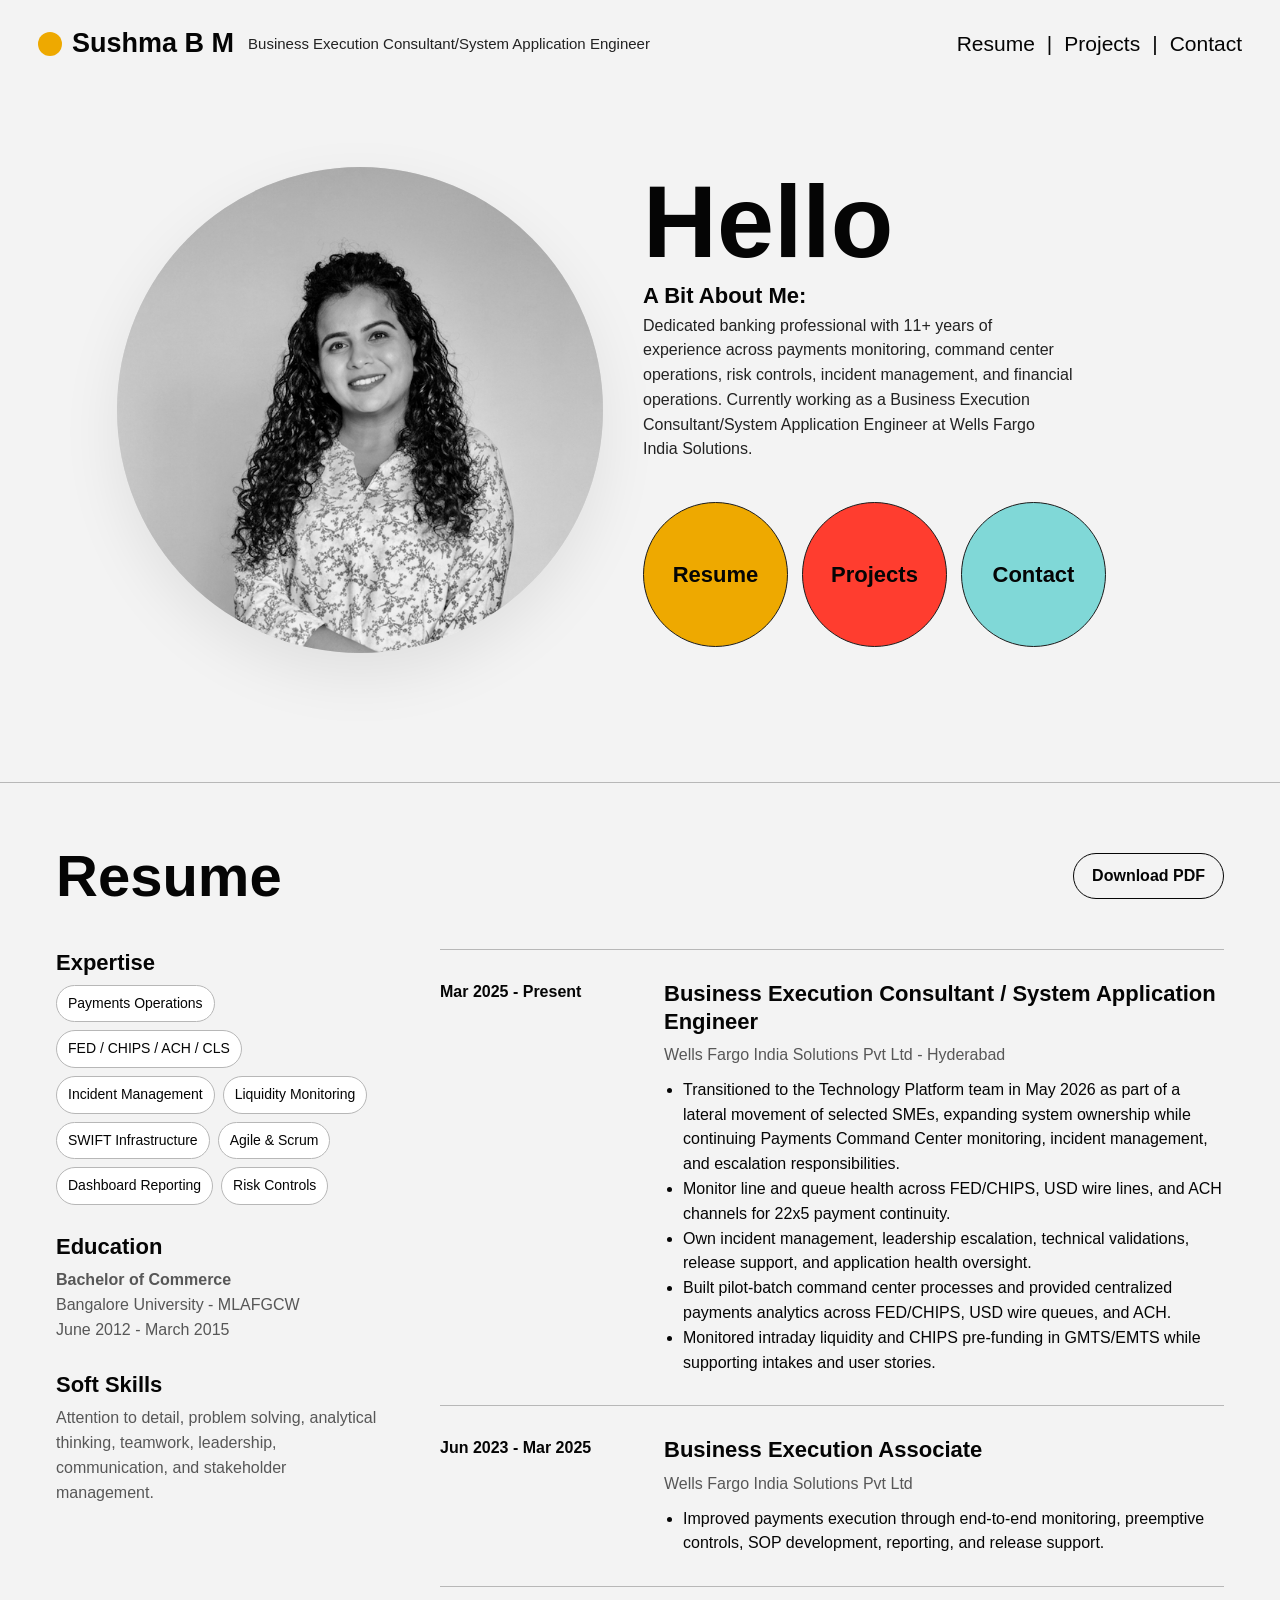
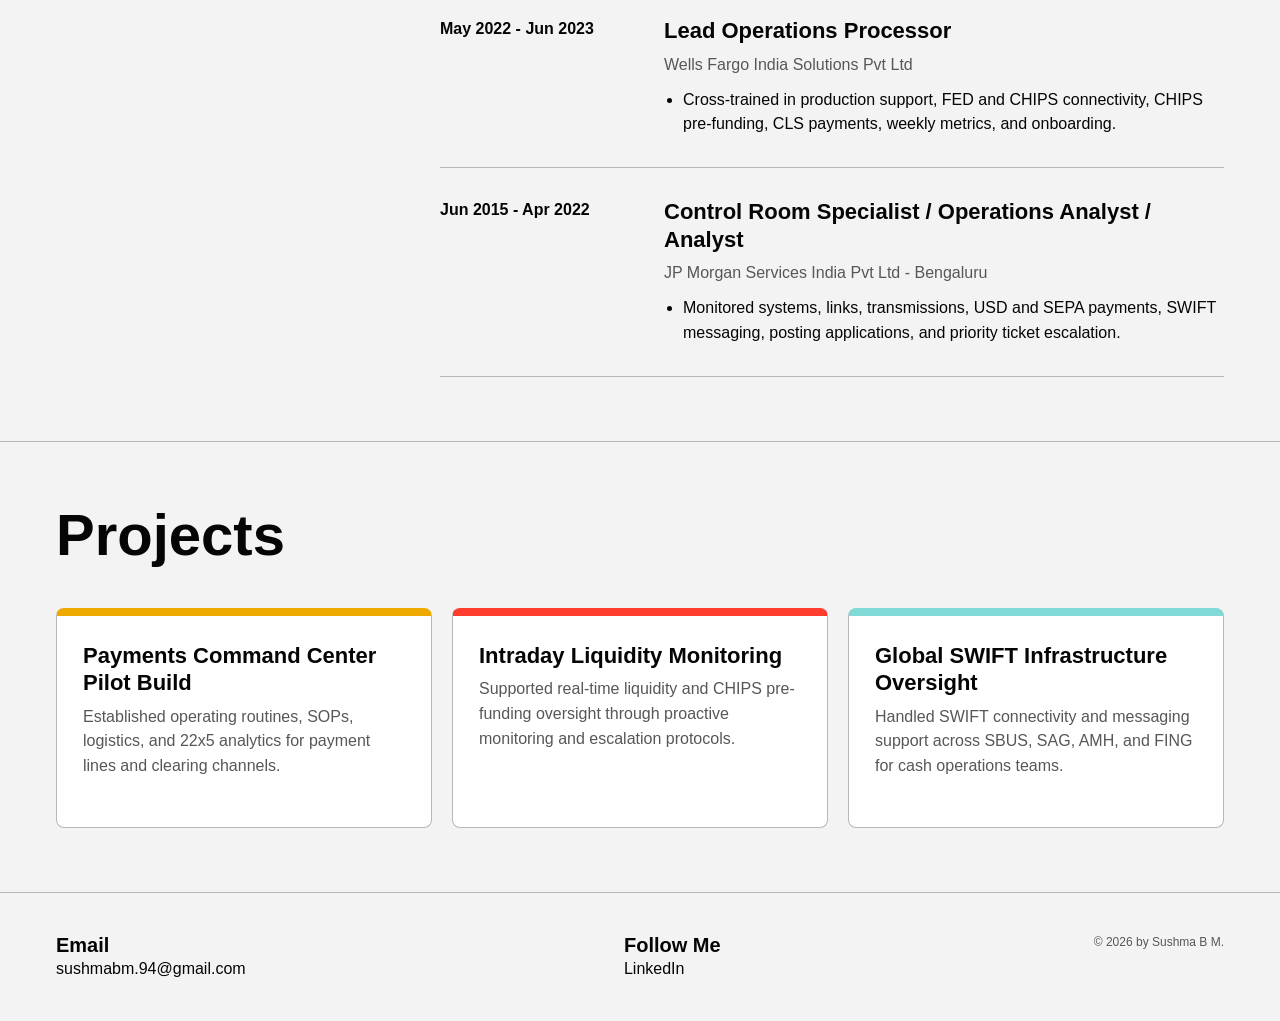
<file: index.html>
<!doctype html>
<html lang="en">
<head>
  <meta charset="utf-8">
  <meta name="viewport" content="width=device-width, initial-scale=1">
  <title>Sushma B M | Resume</title>
  <meta name="description" content="Resume website for Sushma B M, banking and payments professional.">
  <link rel="stylesheet" href="styles.css">
</head>
<body>
  <header class="site-header">
    <a class="brand" href="#home" aria-label="Sushma B M home">
      <span class="brand-dot"></span>
      <span class="brand-name">Sushma B M</span>
      <span class="brand-role">Business Execution Consultant/System Application Engineer</span>
    </a>
    <nav class="top-nav" aria-label="Primary navigation">
      <a href="#resume">Resume</a>
      <span aria-hidden="true">|</span>
      <a href="#projects">Projects</a>
      <span aria-hidden="true">|</span>
      <a href="#contact">Contact</a>
    </nav>
  </header>

  <main id="home">
    <section class="hero" aria-labelledby="intro-title">
      <div class="portrait-wrap">
        <img src="_SUS7834.jpg" alt="Portrait of Sushma B M" class="portrait">
      </div>

      <div class="intro">
        <h1 id="intro-title">Hello</h1>
        <h2>A Bit About Me:</h2>
        <p>
          Dedicated banking professional with 11+ years of experience across payments monitoring,
          command center operations, risk controls, incident management, and financial operations.
          Currently working as a Business Execution Consultant/System Application Engineer at Wells Fargo India Solutions.
        </p>
        <div class="hero-actions" aria-label="Resume website sections">
          <a class="action-circle action-resume" href="#resume">Resume</a>
          <a class="action-circle action-projects" href="#projects">Projects</a>
          <a class="action-circle action-contact" href="#contact">Contact</a>
        </div>
      </div>
    </section>

    <section class="section resume-section" id="resume" aria-labelledby="resume-title">
      <div class="section-heading">
        <h2 id="resume-title">Resume</h2>
        <a href="assets/sushma%20resume.pdf" class="download-link" download="sushma resume.pdf">Download PDF</a>
      </div>

      <div class="resume-layout">
        <aside class="resume-aside" aria-label="Professional highlights">
          <div>
            <h3>Expertise</h3>
            <ul class="tag-list">
              <li>Payments Operations</li>
              <li>FED / CHIPS / ACH / CLS</li>
              <li>Incident Management</li>
              <li>Liquidity Monitoring</li>
              <li>SWIFT Infrastructure</li>
              <li>Agile & Scrum</li>
              <li>Dashboard Reporting</li>
              <li>Risk Controls</li>
            </ul>
          </div>
          <div>
            <h3>Education</h3>
            <p><strong>Bachelor of Commerce</strong><br>Bangalore University - MLAFGCW<br>June 2012 - March 2015</p>
          </div>
          <div>
            <h3>Soft Skills</h3>
            <p>Attention to detail, problem solving, analytical thinking, teamwork, leadership, communication, and stakeholder management.</p>
          </div>
        </aside>

        <div class="timeline">
          <article class="role">
            <div class="role-time">Mar 2025 - Present</div>
            <div>
              <h3>Business Execution Consultant / System Application Engineer</h3>
              <p class="company">Wells Fargo India Solutions Pvt Ltd - Hyderabad</p>
              <ul>
                <li>Transitioned to the Technology Platform team in May 2026 as part of a lateral movement of selected SMEs, expanding system ownership while continuing Payments Command Center monitoring, incident management, and escalation responsibilities.</li>
                <li>Monitor line and queue health across FED/CHIPS, USD wire lines, and ACH channels for 22x5 payment continuity.</li>
                <li>Own incident management, leadership escalation, technical validations, release support, and application health oversight.</li>
                <li>Built pilot-batch command center processes and provided centralized payments analytics across FED/CHIPS, USD wire queues, and ACH.</li>
                <li>Monitored intraday liquidity and CHIPS pre-funding in GMTS/EMTS while supporting intakes and user stories.</li>
              </ul>
            </div>
          </article>

          <article class="role">
            <div class="role-time">Jun 2023 - Mar 2025</div>
            <div>
              <h3>Business Execution Associate</h3>
              <p class="company">Wells Fargo India Solutions Pvt Ltd</p>
              <ul>
                <li>Improved payments execution through end-to-end monitoring, preemptive controls, SOP development, reporting, and release support.</li>
              </ul>
            </div>
          </article>

          <article class="role">
            <div class="role-time">May 2022 - Jun 2023</div>
            <div>
              <h3>Lead Operations Processor</h3>
              <p class="company">Wells Fargo India Solutions Pvt Ltd</p>
              <ul>
                <li>Cross-trained in production support, FED and CHIPS connectivity, CHIPS pre-funding, CLS payments, weekly metrics, and onboarding.</li>
              </ul>
            </div>
          </article>

          <article class="role">
            <div class="role-time">Jun 2015 - Apr 2022</div>
            <div>
              <h3>Control Room Specialist / Operations Analyst / Analyst</h3>
              <p class="company">JP Morgan Services India Pvt Ltd - Bengaluru</p>
              <ul>
                <li>Monitored systems, links, transmissions, USD and SEPA payments, SWIFT messaging, posting applications, and priority ticket escalation.</li>
              </ul>
            </div>
          </article>
        </div>
      </div>
    </section>

    <section class="section projects-section" id="projects" aria-labelledby="projects-title">
      <h2 id="projects-title">Projects</h2>
      <div class="project-grid">
        <article class="project">
          <h3>Payments Command Center Pilot Build</h3>
          <p>Established operating routines, SOPs, logistics, and 22x5 analytics for payment lines and clearing channels.</p>
        </article>
        <article class="project">
          <h3>Intraday Liquidity Monitoring</h3>
          <p>Supported real-time liquidity and CHIPS pre-funding oversight through proactive monitoring and escalation protocols.</p>
        </article>
        <article class="project">
          <h3>Global SWIFT Infrastructure Oversight</h3>
          <p>Handled SWIFT connectivity and messaging support across SBUS, SAG, AMH, and FING for cash operations teams.</p>
        </article>
      </div>
    </section>
  </main>

  <footer class="footer" id="contact">
    <div>
      <strong>Email</strong>
      <a href="mailto:sushmabm.94@gmail.com">sushmabm.94@gmail.com</a>
    </div>
    <div>
      <strong>Follow Me</strong>
      <a href="https://linkedin.com/in/sushma-b-m-722b47188" target="_blank" rel="noreferrer">LinkedIn</a>
    </div>
    <p class="copyright">© 2026 by Sushma B M.</p>
  </footer>
</body>
</html>
</file>
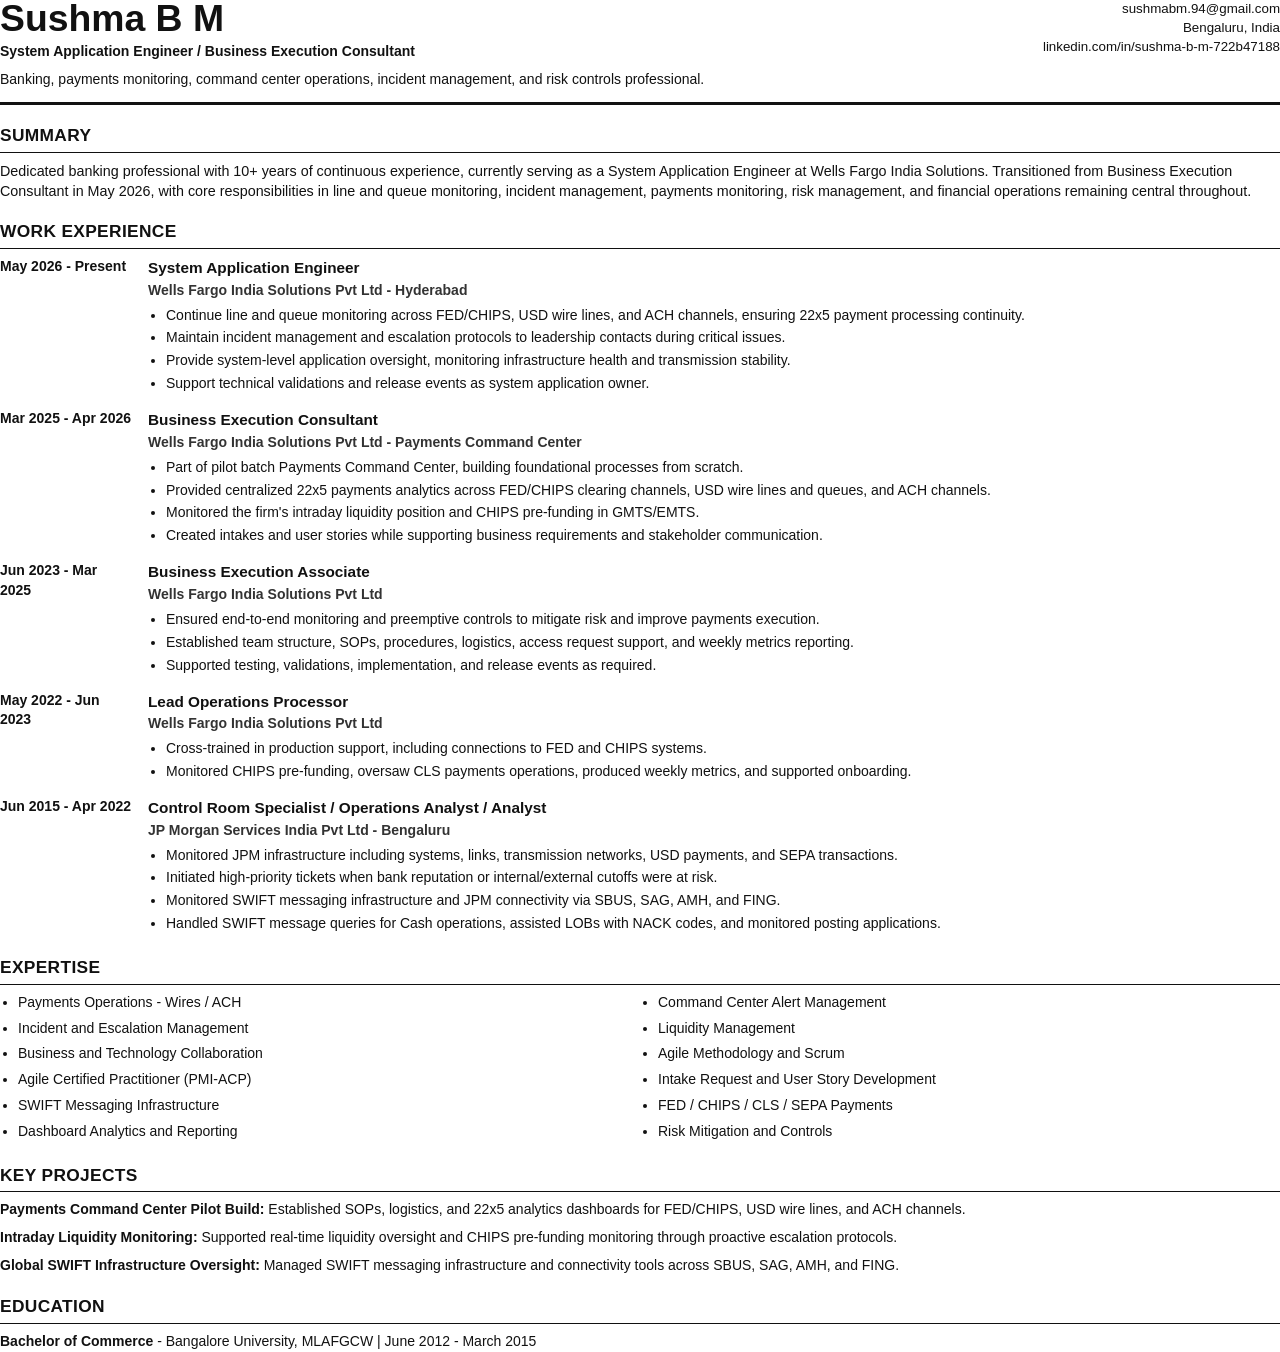
<file: resume-print.html>
<!doctype html>
<html lang="en">
<head>
  <meta charset="utf-8">
  <title>Sushma B M Resume</title>
  <style>
    @page {
      size: A4;
      margin: 18mm;
    }

    body {
      margin: 0;
      color: #111;
      font-family: Arial, Helvetica, sans-serif;
      font-size: 10.5pt;
      line-height: 1.42;
    }

    h1,
    h2,
    h3,
    p {
      margin: 0;
    }

    h1 {
      font-size: 28pt;
      line-height: 1;
      margin-bottom: 5px;
    }

    h2 {
      border-bottom: 1px solid #111;
      font-size: 13pt;
      letter-spacing: 0.02em;
      margin: 18px 0 8px;
      padding-bottom: 4px;
      text-transform: uppercase;
    }

    h3 {
      font-size: 11.5pt;
      margin-bottom: 2px;
    }

    ul {
      margin: 5px 0 0;
      padding-left: 18px;
    }

    li {
      margin-bottom: 3px;
    }

    .header {
      display: flex;
      justify-content: space-between;
      gap: 24px;
      border-bottom: 3px solid #111;
      padding-bottom: 12px;
    }

    .title {
      font-weight: 700;
      margin-bottom: 8px;
    }

    .contact {
      min-width: 210px;
      text-align: right;
      font-size: 10pt;
    }

    .summary {
      font-size: 10.75pt;
    }

    .role {
      display: grid;
      grid-template-columns: 132px 1fr;
      gap: 16px;
      margin-bottom: 12px;
      page-break-inside: avoid;
    }

    .period {
      font-weight: 700;
    }

    .company {
      color: #333;
      font-weight: 700;
      margin-bottom: 3px;
    }

    .skills {
      display: grid;
      grid-template-columns: repeat(2, 1fr);
      gap: 3px 18px;
      margin: 0;
      padding-left: 18px;
    }

    .projects {
      display: grid;
      gap: 8px;
    }
  </style>
</head>
<body>
  <header class="header">
    <div>
      <h1>Sushma B M</h1>
      <p class="title">System Application Engineer / Business Execution Consultant</p>
      <p>Banking, payments monitoring, command center operations, incident management, and risk controls professional.</p>
    </div>
    <div class="contact">
      <p>sushmabm.94@gmail.com</p>
      <p>Bengaluru, India</p>
      <p>linkedin.com/in/sushma-b-m-722b47188</p>
    </div>
  </header>

  <section>
    <h2>Summary</h2>
    <p class="summary">
      Dedicated banking professional with 10+ years of continuous experience, currently serving as a System Application Engineer at Wells Fargo India Solutions. Transitioned from Business Execution Consultant in May 2026, with core responsibilities in line and queue monitoring, incident management, payments monitoring, risk management, and financial operations remaining central throughout.
    </p>
  </section>

  <section>
    <h2>Work Experience</h2>
    <article class="role">
      <div class="period">May 2026 - Present</div>
      <div>
        <h3>System Application Engineer</h3>
        <p class="company">Wells Fargo India Solutions Pvt Ltd - Hyderabad</p>
        <ul>
          <li>Continue line and queue monitoring across FED/CHIPS, USD wire lines, and ACH channels, ensuring 22x5 payment processing continuity.</li>
          <li>Maintain incident management and escalation protocols to leadership contacts during critical issues.</li>
          <li>Provide system-level application oversight, monitoring infrastructure health and transmission stability.</li>
          <li>Support technical validations and release events as system application owner.</li>
        </ul>
      </div>
    </article>

    <article class="role">
      <div class="period">Mar 2025 - Apr 2026</div>
      <div>
        <h3>Business Execution Consultant</h3>
        <p class="company">Wells Fargo India Solutions Pvt Ltd - Payments Command Center</p>
        <ul>
          <li>Part of pilot batch Payments Command Center, building foundational processes from scratch.</li>
          <li>Provided centralized 22x5 payments analytics across FED/CHIPS clearing channels, USD wire lines and queues, and ACH channels.</li>
          <li>Monitored the firm's intraday liquidity position and CHIPS pre-funding in GMTS/EMTS.</li>
          <li>Created intakes and user stories while supporting business requirements and stakeholder communication.</li>
        </ul>
      </div>
    </article>

    <article class="role">
      <div class="period">Jun 2023 - Mar 2025</div>
      <div>
        <h3>Business Execution Associate</h3>
        <p class="company">Wells Fargo India Solutions Pvt Ltd</p>
        <ul>
          <li>Ensured end-to-end monitoring and preemptive controls to mitigate risk and improve payments execution.</li>
          <li>Established team structure, SOPs, procedures, logistics, access request support, and weekly metrics reporting.</li>
          <li>Supported testing, validations, implementation, and release events as required.</li>
        </ul>
      </div>
    </article>

    <article class="role">
      <div class="period">May 2022 - Jun 2023</div>
      <div>
        <h3>Lead Operations Processor</h3>
        <p class="company">Wells Fargo India Solutions Pvt Ltd</p>
        <ul>
          <li>Cross-trained in production support, including connections to FED and CHIPS systems.</li>
          <li>Monitored CHIPS pre-funding, oversaw CLS payments operations, produced weekly metrics, and supported onboarding.</li>
        </ul>
      </div>
    </article>

    <article class="role">
      <div class="period">Jun 2015 - Apr 2022</div>
      <div>
        <h3>Control Room Specialist / Operations Analyst / Analyst</h3>
        <p class="company">JP Morgan Services India Pvt Ltd - Bengaluru</p>
        <ul>
          <li>Monitored JPM infrastructure including systems, links, transmission networks, USD payments, and SEPA transactions.</li>
          <li>Initiated high-priority tickets when bank reputation or internal/external cutoffs were at risk.</li>
          <li>Monitored SWIFT messaging infrastructure and JPM connectivity via SBUS, SAG, AMH, and FING.</li>
          <li>Handled SWIFT message queries for Cash operations, assisted LOBs with NACK codes, and monitored posting applications.</li>
        </ul>
      </div>
    </article>
  </section>

  <section>
    <h2>Expertise</h2>
    <ul class="skills">
      <li>Payments Operations - Wires / ACH</li>
      <li>Command Center Alert Management</li>
      <li>Incident and Escalation Management</li>
      <li>Liquidity Management</li>
      <li>Business and Technology Collaboration</li>
      <li>Agile Methodology and Scrum</li>
      <li>Agile Certified Practitioner (PMI-ACP)</li>
      <li>Intake Request and User Story Development</li>
      <li>SWIFT Messaging Infrastructure</li>
      <li>FED / CHIPS / CLS / SEPA Payments</li>
      <li>Dashboard Analytics and Reporting</li>
      <li>Risk Mitigation and Controls</li>
    </ul>
  </section>

  <section>
    <h2>Key Projects</h2>
    <div class="projects">
      <p><strong>Payments Command Center Pilot Build:</strong> Established SOPs, logistics, and 22x5 analytics dashboards for FED/CHIPS, USD wire lines, and ACH channels.</p>
      <p><strong>Intraday Liquidity Monitoring:</strong> Supported real-time liquidity oversight and CHIPS pre-funding monitoring through proactive escalation protocols.</p>
      <p><strong>Global SWIFT Infrastructure Oversight:</strong> Managed SWIFT messaging infrastructure and connectivity tools across SBUS, SAG, AMH, and FING.</p>
    </div>
  </section>

  <section>
    <h2>Education</h2>
    <p><strong>Bachelor of Commerce</strong> - Bangalore University, MLAFGCW | June 2012 - March 2015</p>
  </section>
</body>
</html>
</file>
<file: styles.css>
:root {
  --bg: #f3f3f3;
  --ink: #050505;
  --muted: #575757;
  --line: #b7b7b7;
  --gold: #eea900;
  --red: #ff3d2f;
  --cyan: #80d8d7;
  --panel: #ffffff;
  --shadow: 0 22px 60px rgba(0, 0, 0, 0.08);
}

* {
  box-sizing: border-box;
}

html {
  scroll-behavior: smooth;
}

body {
  margin: 0;
  background: var(--bg);
  color: var(--ink);
  font-family: Arial, Helvetica, sans-serif;
  line-height: 1.55;
}

a {
  color: inherit;
  text-decoration: none;
}

a:hover {
  text-decoration: underline;
  text-underline-offset: 4px;
}

.site-header {
  min-height: 88px;
  display: flex;
  align-items: center;
  justify-content: space-between;
  gap: 24px;
  padding: 22px 38px;
}

.brand {
  display: flex;
  align-items: center;
  gap: 10px;
  min-width: 0;
}

.brand-dot {
  width: 24px;
  height: 24px;
  border-radius: 50%;
  background: var(--gold);
  flex: 0 0 auto;
}

.brand-name {
  font-size: 27px;
  font-weight: 700;
  letter-spacing: 0;
  white-space: nowrap;
}

.brand-role {
  margin-left: 4px;
  font-size: 15px;
  color: #222;
  white-space: nowrap;
}

.top-nav {
  display: flex;
  align-items: center;
  gap: 12px;
  font-size: 21px;
  white-space: nowrap;
}

.hero {
  min-height: calc(100vh - 206px);
  display: grid;
  grid-template-columns: minmax(300px, 486px) minmax(320px, 520px);
  align-items: center;
  justify-content: center;
  gap: 40px;
  padding: 70px 38px 120px;
}

.portrait-wrap {
  width: min(486px, 100%);
  aspect-ratio: 1;
  border-radius: 50%;
  overflow: hidden;
  background: #d9d9d9;
  box-shadow: var(--shadow);
}

.portrait {
  width: 100%;
  height: 100%;
  object-fit: cover;
  object-position: center 22%;
  filter: grayscale(100%);
  transform: scale(1.12);
}

.intro h1 {
  margin: 0 0 12px;
  font-size: clamp(76px, 8vw, 104px);
  line-height: 0.95;
  letter-spacing: 0;
}

.intro h2 {
  margin: 0 0 4px;
  font-size: 22px;
  line-height: 1.25;
}

.intro p {
  max-width: 430px;
  margin: 0;
  color: #222;
  font-size: 16px;
}

.hero-actions {
  display: flex;
  gap: 14px;
  margin-top: 40px;
  flex-wrap: wrap;
}

.action-circle {
  width: 145px;
  height: 145px;
  border: 1px solid #1b1b1b;
  border-radius: 50%;
  display: inline-flex;
  align-items: center;
  justify-content: center;
  text-align: center;
  font-size: 22px;
  font-weight: 700;
  transition: transform 180ms ease, background 180ms ease;
}

.action-circle:hover {
  transform: translateY(-4px);
  background: #fff;
  text-decoration: none;
}

.action-resume {
  background: var(--gold);
}

.action-projects {
  background: var(--red);
}

.action-contact {
  background: var(--cyan);
}

.section {
  border-top: 1px solid var(--line);
  padding: 64px 56px;
}

.section h2 {
  margin: 0;
  font-size: clamp(40px, 5vw, 58px);
  line-height: 1;
  letter-spacing: 0;
}

.section-heading {
  display: flex;
  align-items: center;
  justify-content: space-between;
  gap: 18px;
  margin-bottom: 44px;
}

.download-link {
  border: 1px solid var(--ink);
  border-radius: 999px;
  padding: 10px 18px;
  font-weight: 700;
}

.download-link:hover {
  background: var(--ink);
  color: white;
  text-decoration: none;
}

.resume-layout {
  display: grid;
  grid-template-columns: minmax(230px, 330px) minmax(0, 1fr);
  gap: 54px;
}

.resume-aside {
  display: grid;
  align-content: start;
  gap: 28px;
}

.resume-aside h3,
.role h3,
.project h3 {
  margin: 0 0 8px;
  font-size: 22px;
  line-height: 1.25;
}

.resume-aside p {
  margin: 0;
  color: var(--muted);
}

.tag-list {
  list-style: none;
  padding: 0;
  margin: 0;
  display: flex;
  flex-wrap: wrap;
  gap: 8px;
}

.tag-list li {
  background: white;
  border: 1px solid var(--line);
  border-radius: 999px;
  padding: 7px 11px;
  font-size: 14px;
}

.timeline {
  display: grid;
  gap: 0;
  border-top: 1px solid var(--line);
}

.role {
  display: grid;
  grid-template-columns: 190px minmax(0, 1fr);
  gap: 34px;
  padding: 30px 0;
  border-bottom: 1px solid var(--line);
}

.role-time {
  font-weight: 700;
}

.company {
  margin: 0 0 10px;
  color: var(--muted);
}

.role ul {
  margin: 0;
  padding-left: 19px;
}

.project-grid {
  margin-top: 44px;
  display: grid;
  grid-template-columns: repeat(3, minmax(0, 1fr));
  gap: 20px;
}

.project {
  min-height: 220px;
  padding: 26px;
  background: var(--panel);
  border: 1px solid var(--line);
  border-radius: 8px;
}

.project:nth-child(1) {
  border-top: 8px solid var(--gold);
}

.project:nth-child(2) {
  border-top: 8px solid var(--red);
}

.project:nth-child(3) {
  border-top: 8px solid var(--cyan);
}

.project p {
  margin: 0;
  color: var(--muted);
}

.footer {
  border-top: 1px solid var(--line);
  padding: 40px 56px;
  display: grid;
  grid-template-columns: 1.1fr 0.9fr auto;
  gap: 28px;
  align-items: start;
}

.footer strong,
.footer a {
  display: block;
}

.footer strong {
  font-size: 20px;
  line-height: 1.2;
}

.copyright {
  margin: 0;
  font-size: 12px;
  color: var(--muted);
}

@media (max-width: 900px) {
  .site-header {
    align-items: flex-start;
    flex-direction: column;
    padding: 22px;
  }

  .brand {
    flex-wrap: wrap;
  }

  .brand-role {
    width: 100%;
    margin-left: 34px;
  }

  .top-nav {
    font-size: 18px;
  }

  .hero {
    min-height: auto;
    grid-template-columns: 1fr;
    justify-items: center;
    text-align: center;
    padding: 44px 24px 70px;
  }

  .portrait-wrap {
    max-width: 420px;
  }

  .intro p {
    margin-inline: auto;
  }

  .hero-actions {
    justify-content: center;
  }

  .resume-layout,
  .role,
  .project-grid,
  .footer {
    grid-template-columns: 1fr;
  }

  .section {
    padding: 52px 24px;
  }

  .section-heading {
    align-items: flex-start;
    flex-direction: column;
  }
}

@media (max-width: 560px) {
  .brand-name {
    font-size: 23px;
  }

  .hero-actions {
    gap: 10px;
  }

  .action-circle {
    width: 104px;
    height: 104px;
    font-size: 16px;
  }
}
</file>
